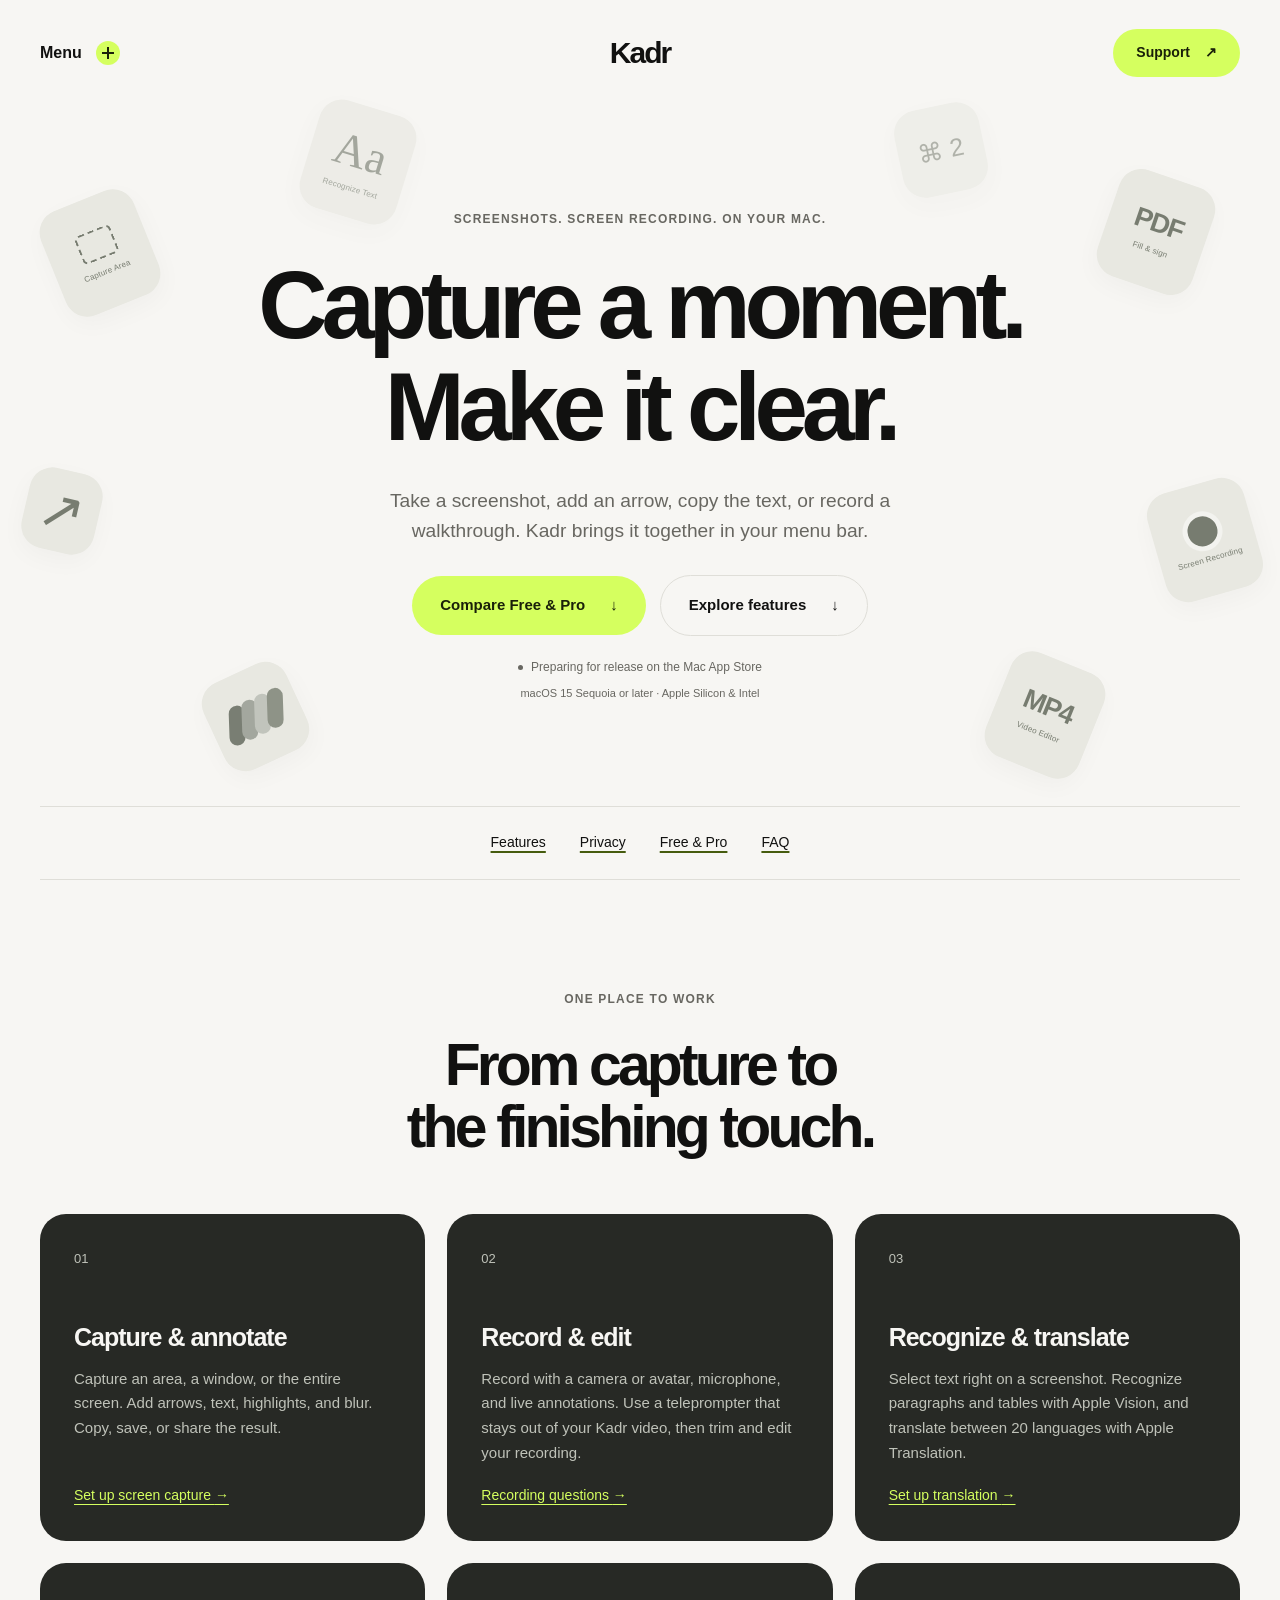
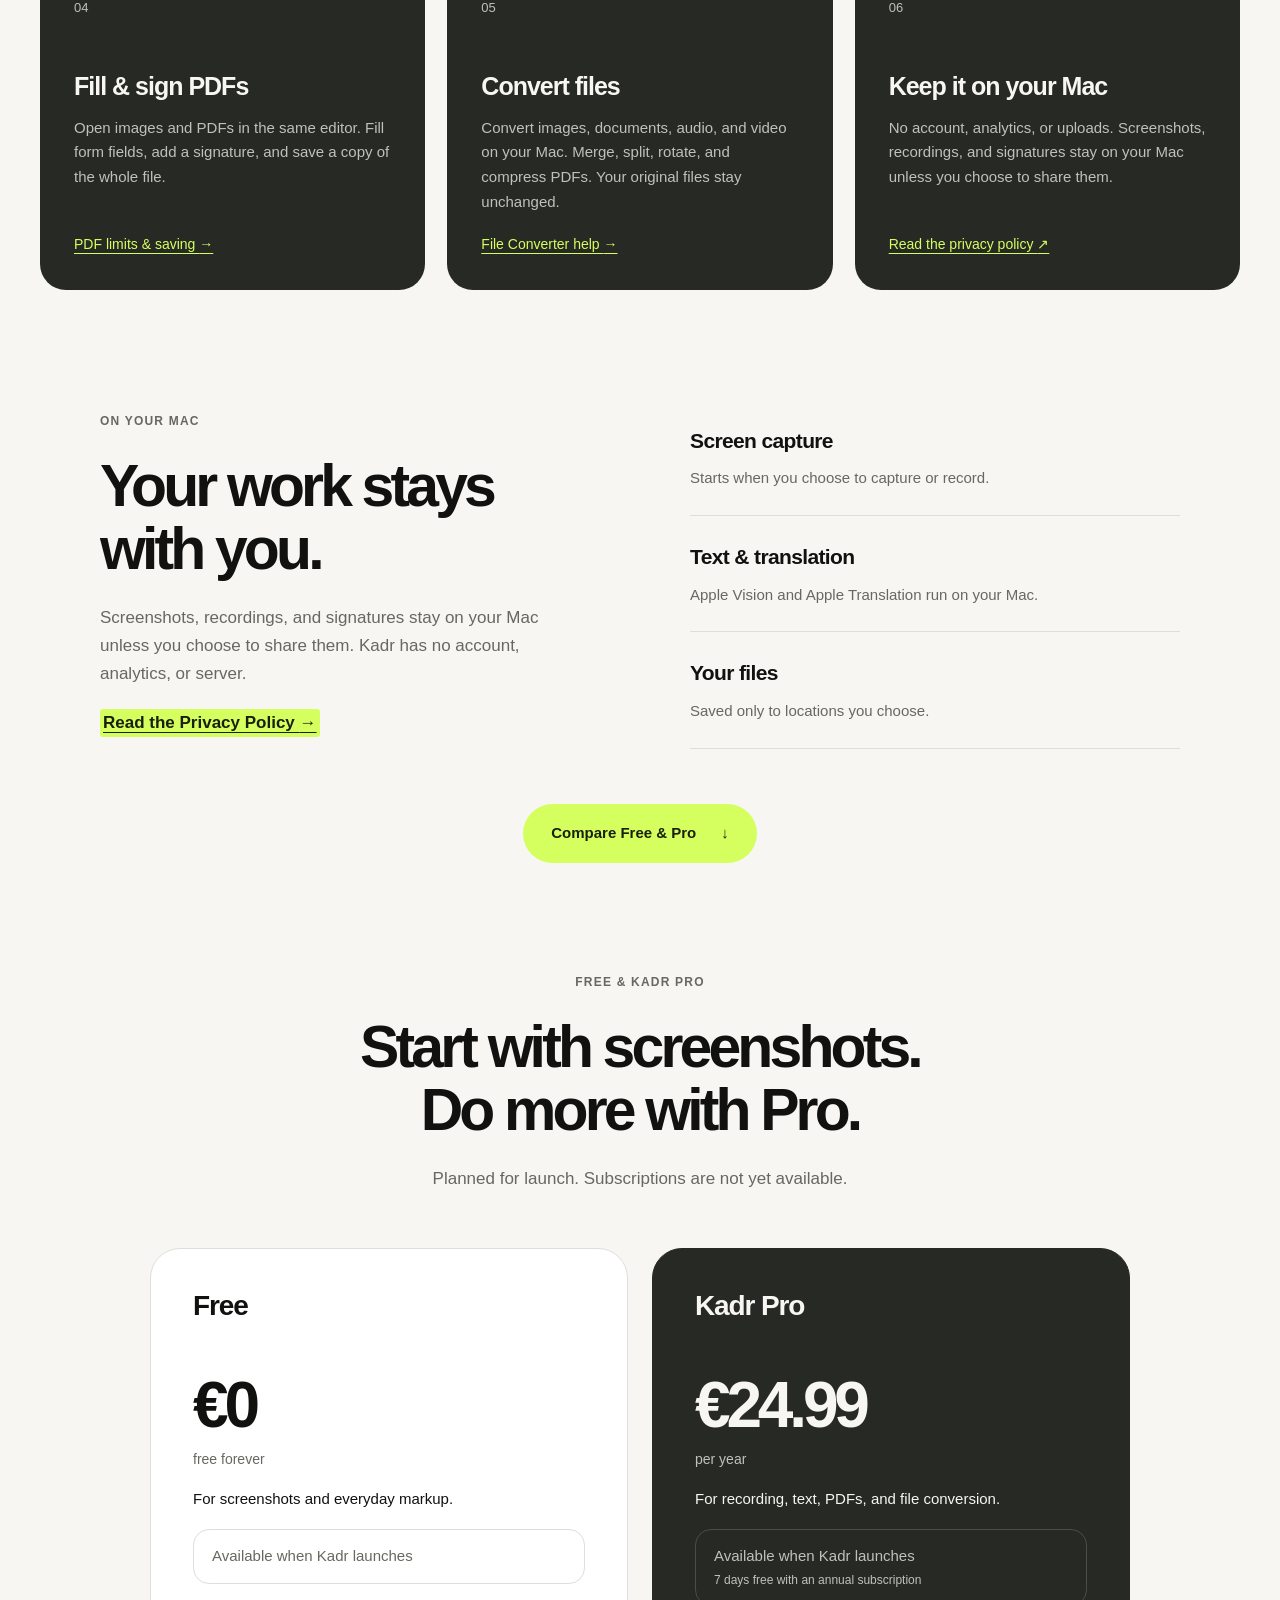
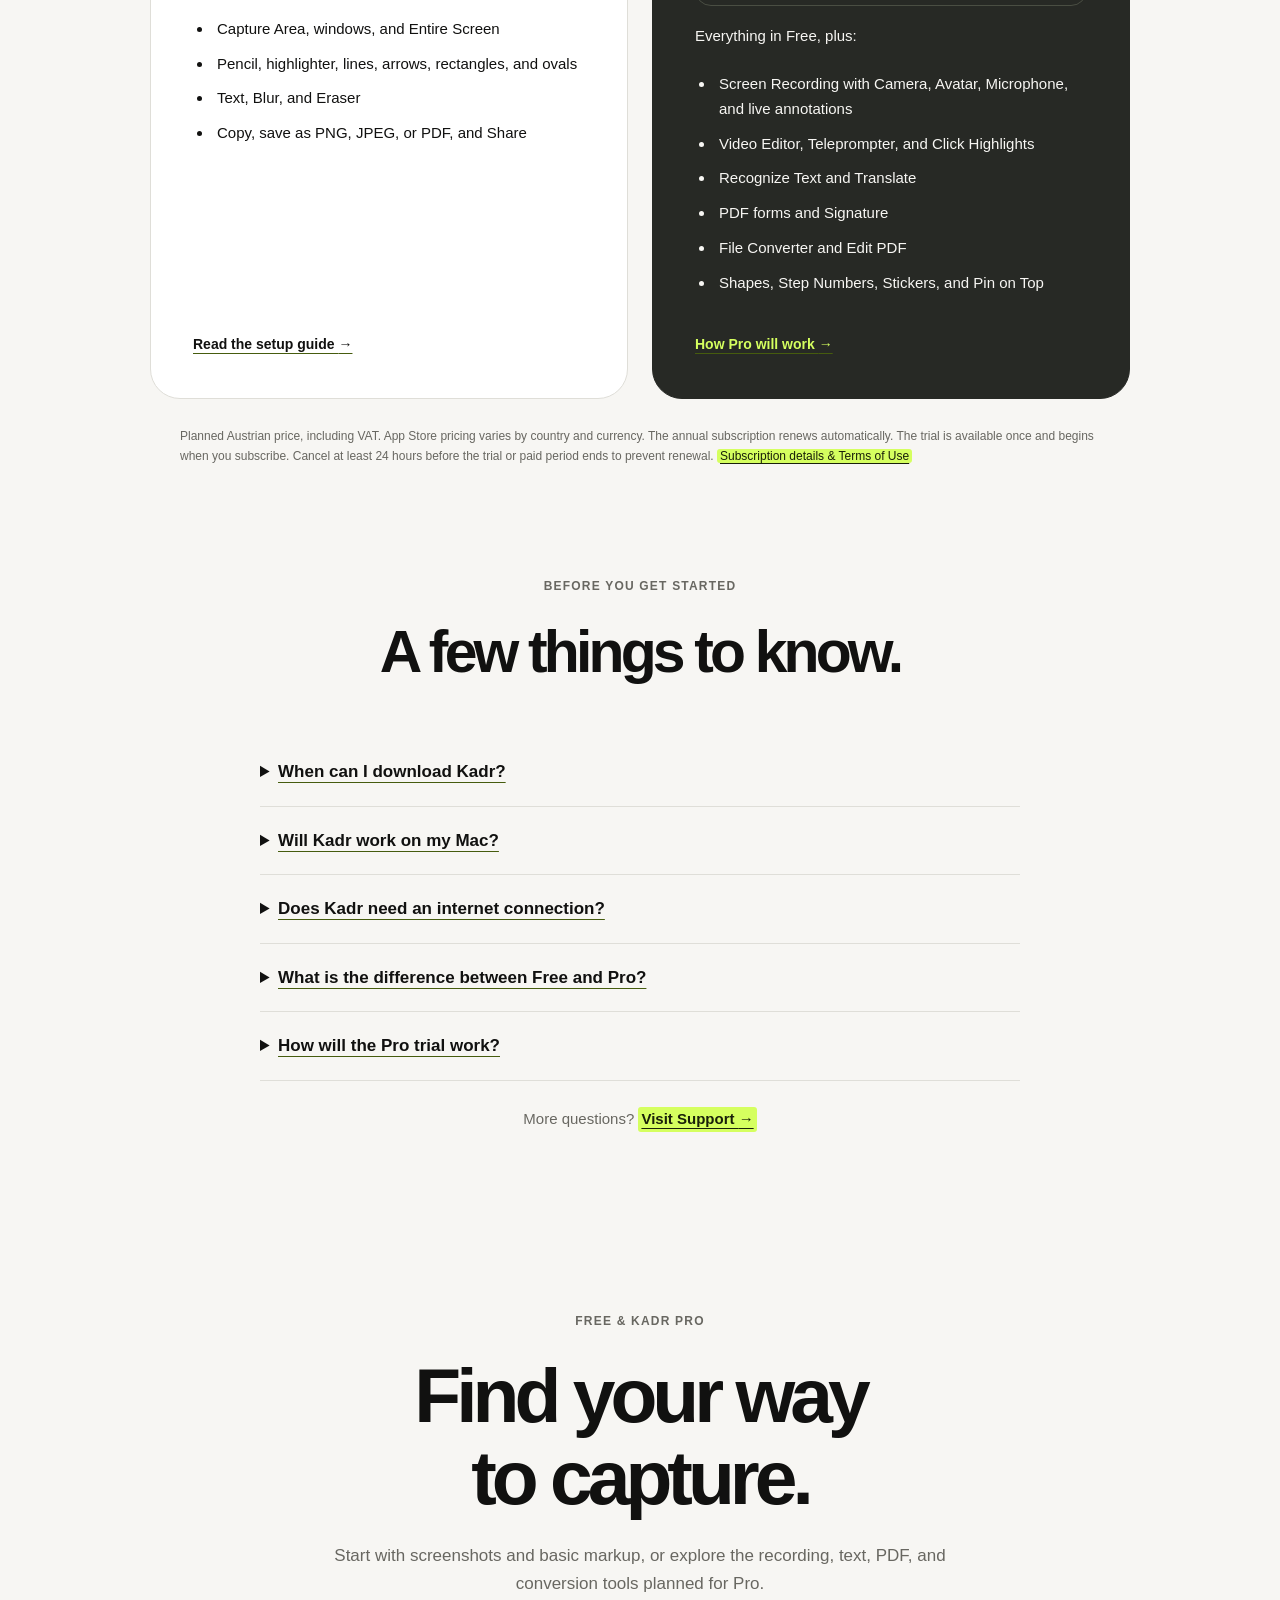
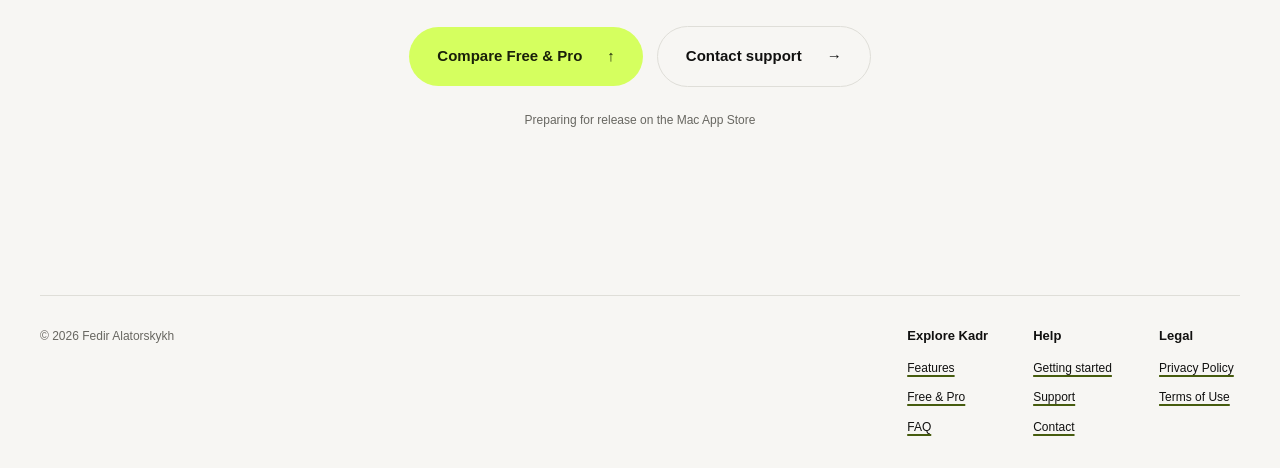
<file: index.html>
<!doctype html>
<html lang="en">
<head>
  <meta charset="utf-8">
  <meta name="viewport" content="width=device-width, initial-scale=1">
  <meta name="color-scheme" content="light dark">
  <meta name="description" content="Capture, annotate, record, recognize text, and work with PDFs on your Mac. Kadr lives in the macOS menu bar.">
  <title>Kadr — Screenshots and screen recording for Mac</title>
  <link rel="icon" type="image/png" sizes="1024x1024" href="kadr-icon-1024.png">
  <link rel="apple-touch-icon" href="kadr-icon-1024.png">
  <link rel="stylesheet" href="style.css">
</head>
<body>
  <a class="skip-link" href="#main">Skip to content</a>
  <header class="site-header wrap">
    <details class="site-menu">
      <summary>Menu <span aria-hidden="true"></span></summary>
      <nav aria-label="Main navigation"><a href="index.html" aria-current="page">Overview</a><a href="support/index.html">Support</a><a href="privacy/index.html">Privacy Policy</a><a href="terms/index.html">Terms of Use</a></nav>
    </details>
    <a class="wordmark" href="index.html" aria-label="Kadr home">Kadr</a>
    <a class="header-link" href="support/index.html">Support <span aria-hidden="true">↗</span></a>
  </header>
  <main id="main" class="wrap" tabindex="-1">
    <section class="hero" aria-labelledby="hero-title">
      <div class="orbit" aria-hidden="true">
        <div class="orbit-card orbit-capture"><span class="capture-glyph"></span><small>Capture Area</small></div>
        <div class="orbit-card orbit-text"><span>Aa</span><small>Recognize Text</small></div>
        <div class="orbit-card orbit-pdf"><span>PDF</span><small>Fill &amp; sign</small></div>
        <div class="orbit-card orbit-arrow"><span>↗</span></div>
        <div class="orbit-card orbit-video"><span class="record-glyph"></span><small>Screen Recording</small></div>
        <div class="orbit-card orbit-colors"><i></i><i></i><i></i><i></i></div>
        <div class="orbit-card orbit-keys"><span>⌘ 2</span></div>
        <div class="orbit-card orbit-mp4"><span>MP4</span><small>Video Editor</small></div>
      </div>
      <div class="hero-content">
      <p class="eyebrow">Screenshots. Screen recording. On your Mac.</p>
      <h1 id="hero-title">Capture a moment.<br><span>Make it clear.</span></h1>
      <p class="intro">Take a screenshot, add an arrow, copy the text, or record a walkthrough. Kadr brings it together in your menu bar.</p>
      <div class="action-row">
        <a class="button" href="#plans-title">Compare Free &amp; Pro <span aria-hidden="true">↓</span></a>
        <a class="button button-secondary" href="#features-title">Explore features <span aria-hidden="true">↓</span></a>
      </div>
      <p class="release-note"><span class="status-dot" aria-hidden="true"></span>Preparing for release on the Mac App Store</p>
      <p class="requirements">macOS 15 Sequoia or later · Apple Silicon &amp; Intel</p>
      </div>
    </section>


    <nav class="section-nav" aria-label="On this page">
      <a href="#features-title">Features</a><a href="#privacy-title">Privacy</a><a href="#plans-title">Free &amp; Pro</a><a href="#faq-title">FAQ</a>
    </nav>

    <section class="section" aria-labelledby="features-title">
      <div class="section-heading"><p class="eyebrow">One place to work</p><h2 id="features-title">From capture to the finishing touch.</h2></div>
      <div class="feature-grid">
        <article><span class="feature-number" aria-hidden="true">01</span><h3>Capture &amp; annotate</h3><p>Capture an area, a window, or the entire screen. Add arrows, text, highlights, and blur. Copy, save, or share the result.</p><a href="support/index.html#getting-started">Set up screen capture <span aria-hidden="true">→</span></a></article>
        <article><span class="feature-number" aria-hidden="true">02</span><h3>Record &amp; edit</h3><p>Record with a camera or avatar, microphone, and live annotations. Use a teleprompter that stays out of your Kadr video, then trim and edit your recording.</p><a href="support/index.html#recording">Recording questions <span aria-hidden="true">→</span></a></article>
        <article><span class="feature-number" aria-hidden="true">03</span><h3>Recognize &amp; translate</h3><p>Select text right on a screenshot. Recognize paragraphs and tables with Apple Vision, and translate between 20 languages with Apple Translation.</p><a href="support/index.html#translation">Set up translation <span aria-hidden="true">→</span></a></article>
        <article><span class="feature-number" aria-hidden="true">04</span><h3>Fill &amp; sign PDFs</h3><p>Open images and PDFs in the same editor. Fill form fields, add a signature, and save a copy of the whole file.</p><a href="support/index.html#pdf-saving">PDF limits &amp; saving <span aria-hidden="true">→</span></a></article>
        <article><span class="feature-number" aria-hidden="true">05</span><h3>Convert files</h3><p>Convert images, documents, audio, and video on your Mac. Merge, split, rotate, and compress PDFs. Your original files stay unchanged.</p><a href="support/index.html#file-converter">File Converter help <span aria-hidden="true">→</span></a></article>
        <article><span class="feature-number" aria-hidden="true">06</span><h3>Keep it on your Mac</h3><p>No account, analytics, or uploads. Screenshots, recordings, and signatures stay on your Mac unless you choose to share them.</p><a href="privacy/index.html">Read the privacy policy <span aria-hidden="true">↗</span></a></article>
      </div>
    </section>

    <section class="privacy-story section" aria-labelledby="privacy-title">
      <div><p class="eyebrow">On your Mac</p><h2 id="privacy-title">Your work stays<br>with you.</h2><p>Screenshots, recordings, and signatures stay on your Mac unless you choose to share them. Kadr has no account, analytics, or server.</p><a class="text-link" href="privacy/index.html">Read the Privacy Policy <span aria-hidden="true">→</span></a></div>
      <dl class="privacy-facts"><div><dt>Screen capture</dt><dd>Starts when you choose to capture or record.</dd></div><div><dt>Text &amp; translation</dt><dd>Apple Vision and Apple Translation run on your Mac.</dd></div><div><dt>Your files</dt><dd>Saved only to locations you choose.</dd></div></dl>
    </section>

    <div class="section-action"><a class="button" href="#plans-title">Compare Free &amp; Pro <span aria-hidden="true">↓</span></a></div>

    <section class="section" aria-labelledby="plans-title">
      <div class="section-heading"><p class="eyebrow">Free &amp; Kadr Pro</p><h2 id="plans-title">Start with screenshots.<br>Do more with Pro.</h2><p>Planned for launch. Subscriptions are not yet available.</p></div>
      <div class="plans">
        <article class="plan"><h3>Free</h3><p class="price">€0 <span>free forever</span></p><p>For screenshots and everyday markup.</p><p class="plan-status">Available when Kadr launches</p><ul><li>Capture Area, windows, and Entire Screen</li><li>Pencil, highlighter, lines, arrows, rectangles, and ovals</li><li>Text, Blur, and Eraser</li><li>Copy, save as PNG, JPEG, or PDF, and Share</li></ul><a class="plan-link" href="support/index.html#getting-started">Read the setup guide <span aria-hidden="true">→</span></a></article>
        <article class="plan pro"><h3>Kadr Pro</h3><p class="price">€24.99 <span>per year</span></p><p>For recording, text, PDFs, and file conversion.</p><p class="plan-status">Available when Kadr launches<br><span>7 days free with an annual subscription</span></p><p class="list-label">Everything in Free, plus:</p><ul><li>Screen Recording with Camera, Avatar, Microphone, and live annotations</li><li>Video Editor, Teleprompter, and Click Highlights</li><li>Recognize Text and Translate</li><li>PDF forms and Signature</li><li>File Converter and Edit PDF</li><li>Shapes, Step Numbers, Stickers, and Pin on Top</li></ul><a class="plan-link" href="support/index.html#subscriptions">How Pro will work <span aria-hidden="true">→</span></a></article>
      </div>
      <p class="fine-print">Planned Austrian price, including VAT. App Store pricing varies by country and currency. The annual subscription renews automatically. The trial is available once and begins when you subscribe. Cancel at least 24 hours before the trial or paid period ends to prevent renewal. <a href="terms/index.html">Subscription details &amp; Terms of Use</a></p>
    </section>

    <section class="section home-faq" aria-labelledby="faq-title">
      <div class="section-heading"><p class="eyebrow">Before you get started</p><h2 id="faq-title">A few things to know.</h2></div>
      <div class="document">
        <details><summary>When can I download Kadr?</summary><p>Kadr is preparing for release on the Mac App Store. It is not yet available to download.</p></details>
        <details><summary>Will Kadr work on my Mac?</summary><p>Kadr requires macOS 15 Sequoia or later and supports both Apple Silicon and Intel Macs.</p></details>
        <details><summary>Does Kadr need an internet connection?</summary><p>Kadr works on your Mac without an internet connection. macOS needs a connection to download translation languages and to make an App Store purchase.</p></details>
        <details><summary>What is the difference between Free and Pro?</summary><p>The planned Free option includes screenshots and basic annotations. Kadr Pro adds recording and video editing, text recognition and translation, PDF forms and signatures, and file conversion. <a href="#plans-title">Compare the planned options</a>.</p></details>
        <details><summary>How will the Pro trial work?</summary><p>The planned annual subscription includes a one-time 7-day free trial, starting when you subscribe. Cancel at least 24 hours before the trial ends to prevent the paid annual subscription from starting. <a href="terms/index.html">Read the subscription terms</a>.</p></details>
      </div>
      <p class="faq-support">More questions? <a class="text-link" href="support/index.html">Visit Support <span aria-hidden="true">→</span></a></p>
    </section>

    <section class="closing" aria-labelledby="closing-title"><p class="eyebrow">Free &amp; Kadr Pro</p><h2 id="closing-title">Find your way<br>to capture.</h2><p>Start with screenshots and basic markup, or explore the recording, text, PDF, and conversion tools planned for Pro.</p><div class="action-row"><a class="button" href="#plans-title">Compare Free &amp; Pro <span aria-hidden="true">↑</span></a><a class="button button-secondary" href="support/index.html#contact">Contact support <span aria-hidden="true">→</span></a></div><p class="closing-status">Preparing for release on the Mac App Store</p></section>
  </main>
  <footer class="site-footer wrap">
    <p>© 2026 Fedir Alatorskykh</p>
    <nav class="footer-links" aria-label="Footer navigation">
      <div><h2>Explore Kadr</h2><a href="index.html#features-title">Features</a><a href="index.html#plans-title">Free &amp; Pro</a><a href="index.html#faq-title">FAQ</a></div>
      <div><h2>Help</h2><a href="support/index.html#getting-started">Getting started</a><a href="support/index.html">Support</a><a href="support/index.html#contact">Contact</a></div>
      <div><h2>Legal</h2><a href="privacy/index.html">Privacy Policy</a><a href="terms/index.html">Terms of Use</a></div>
    </nav>
  </footer>
</body>
</html>
</file>
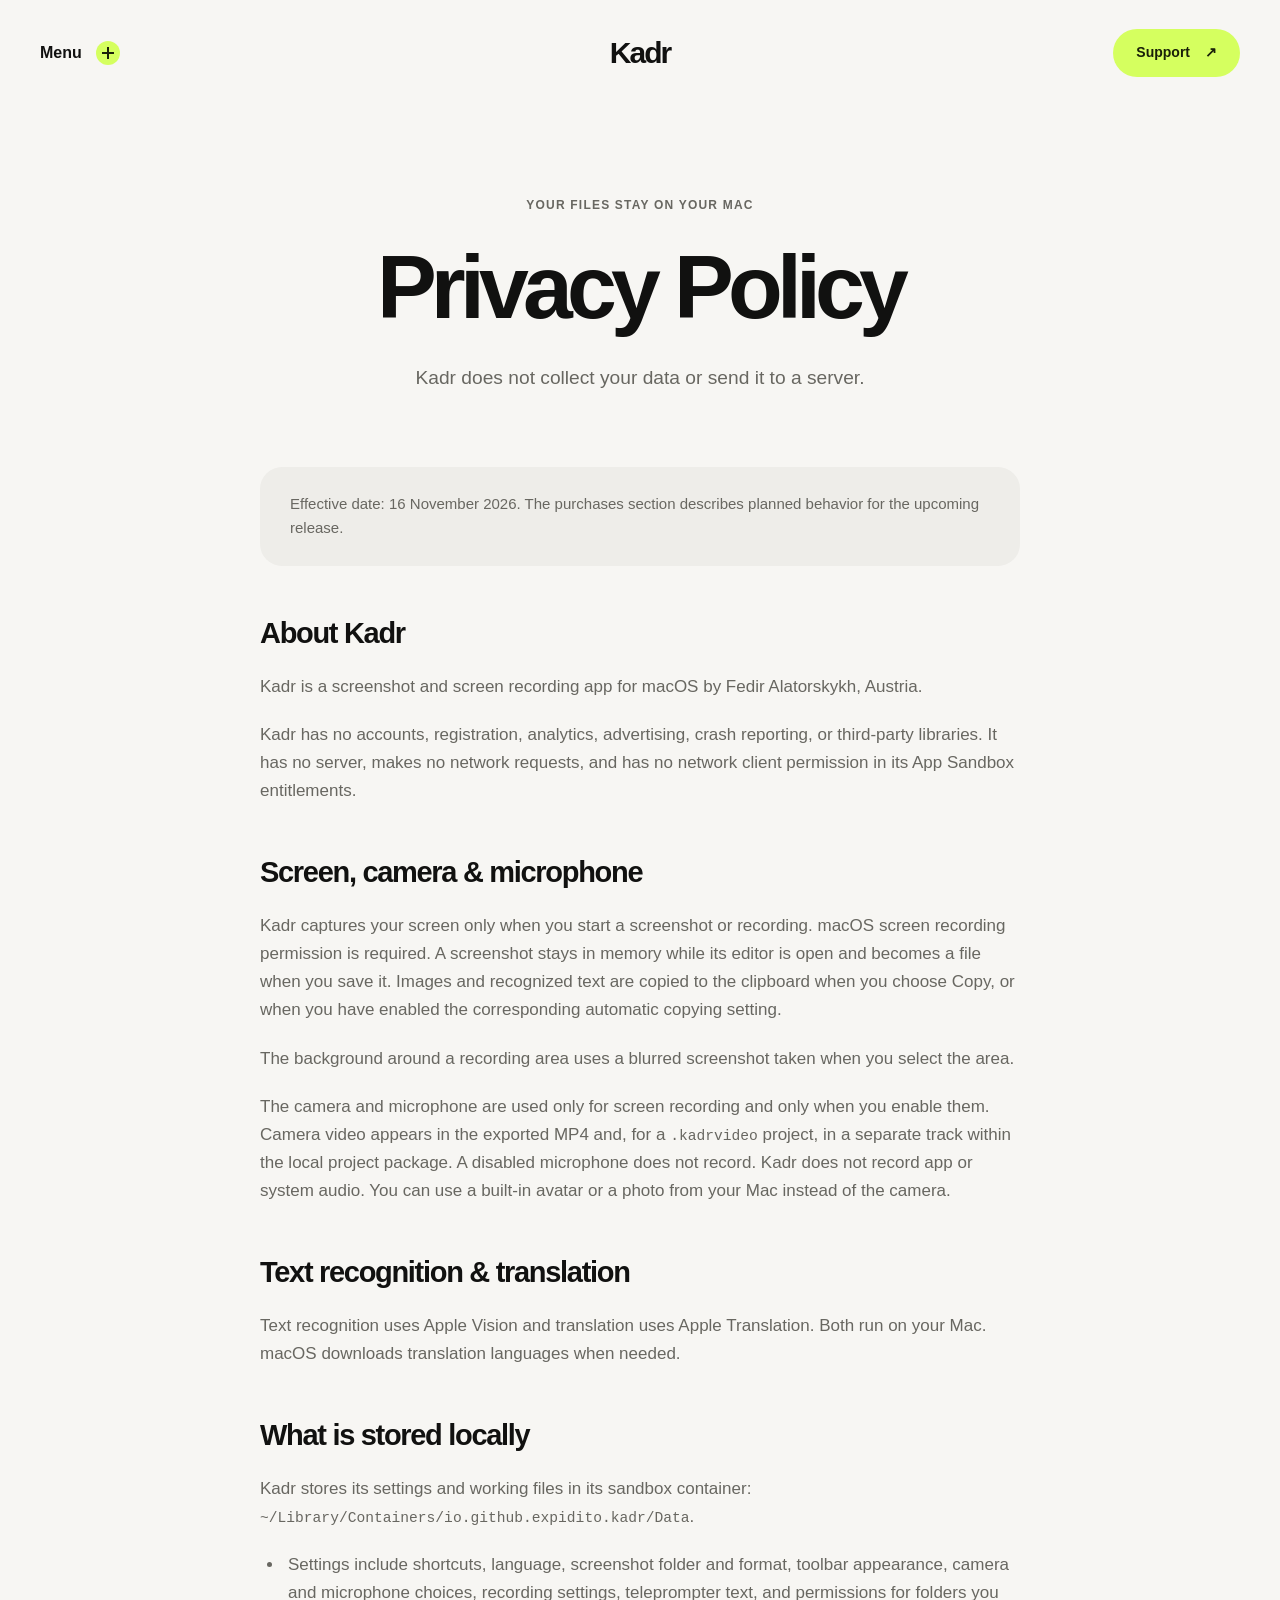
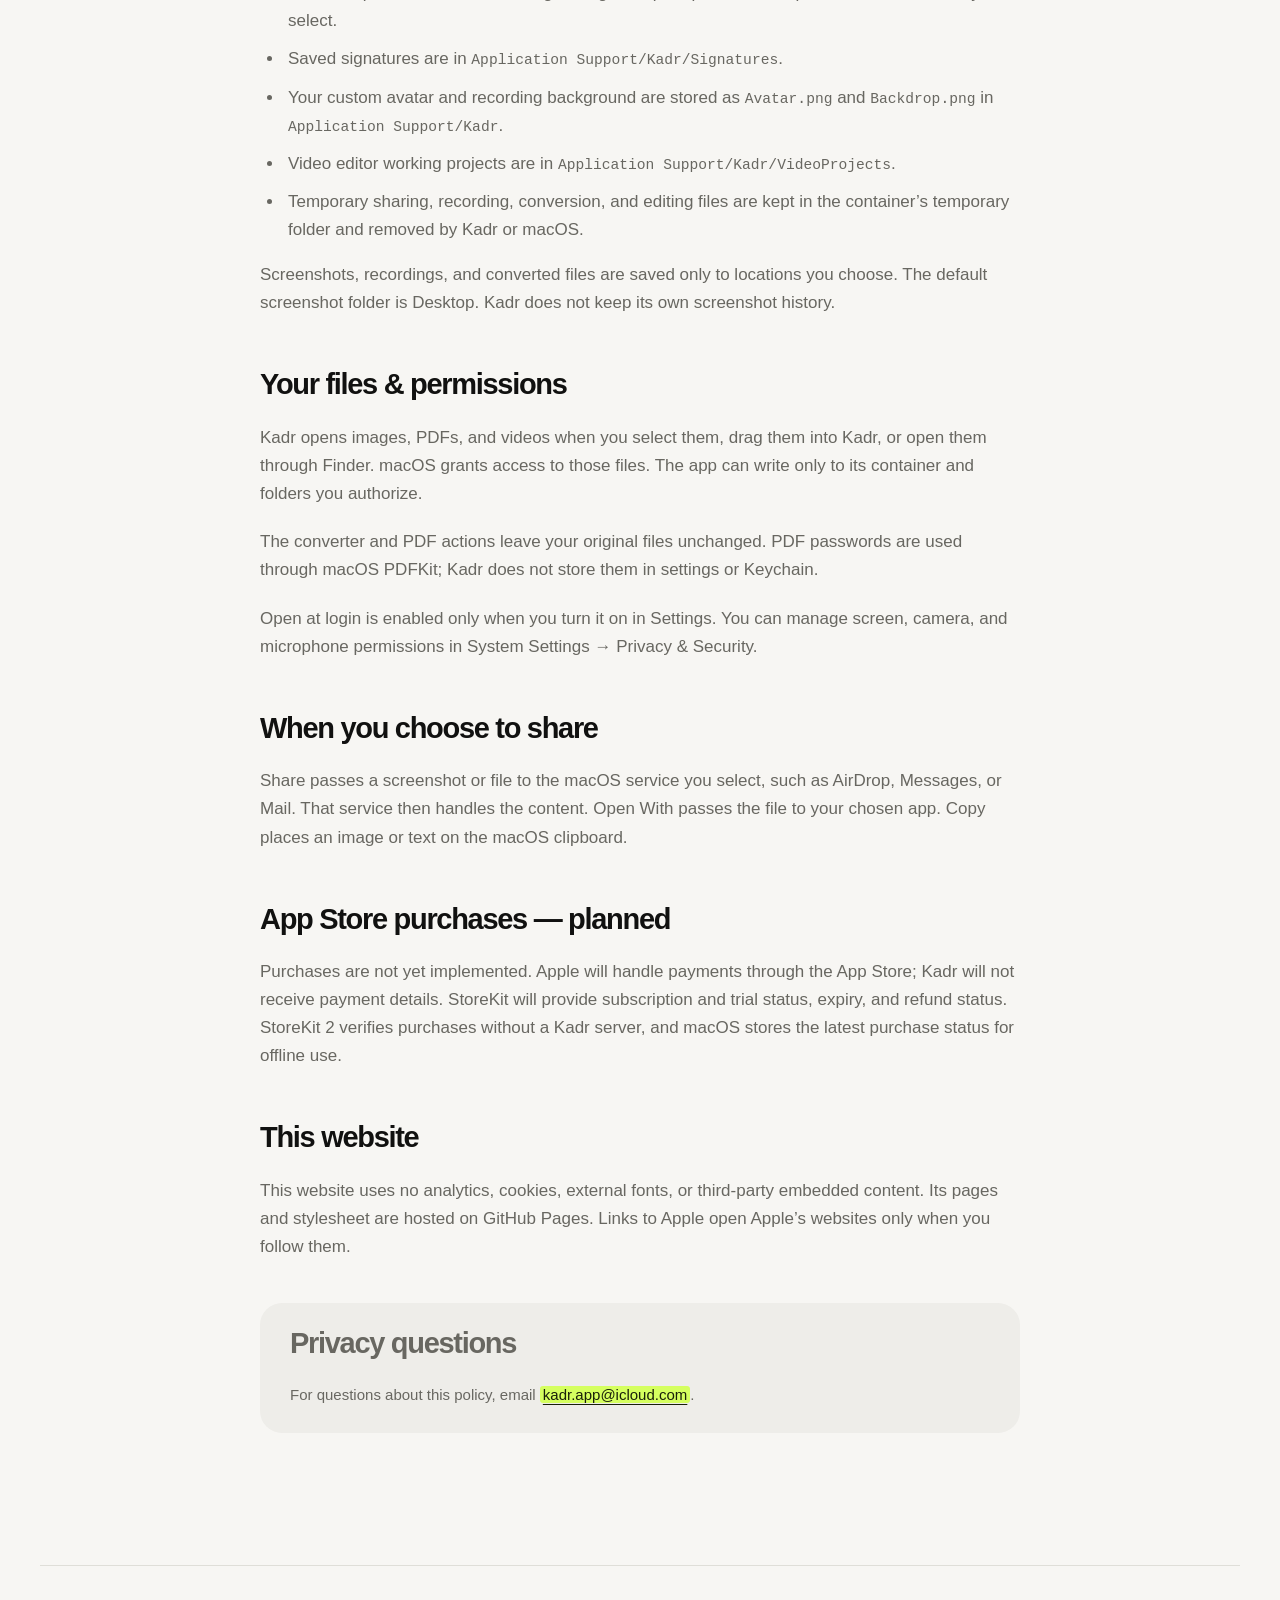
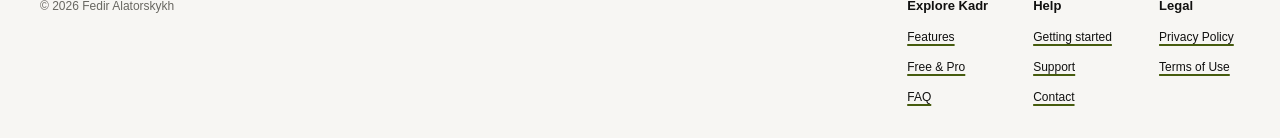
<file: privacy/index.html>
<!doctype html>
<html lang="en">
<head>
  <meta charset="utf-8">
  <meta name="viewport" content="width=device-width, initial-scale=1">
  <meta name="color-scheme" content="light dark">
  <meta name="description" content="How Kadr handles screenshots, recordings, files, permissions, and planned App Store purchases.">
  <title>Privacy Policy — Kadr</title>
  <link rel="icon" type="image/png" sizes="1024x1024" href="../kadr-icon-1024.png">
  <link rel="apple-touch-icon" href="../kadr-icon-1024.png">
  <link rel="stylesheet" href="../style.css">
</head>
<body>
  <a class="skip-link" href="#main">Skip to content</a>
  <header class="site-header wrap">
    <details class="site-menu">
      <summary>Menu <span aria-hidden="true"></span></summary>
      <nav aria-label="Main navigation"><a href="../index.html">Overview</a><a href="../support/index.html">Support</a><a href="../privacy/index.html" aria-current="page">Privacy Policy</a><a href="../terms/index.html">Terms of Use</a></nav>
    </details>
    <a class="wordmark" href="../index.html" aria-label="Kadr home">Kadr</a>
    <a class="header-link" href="../support/index.html">Support <span aria-hidden="true">↗</span></a>
  </header>
  <main id="main" class="wrap" tabindex="-1">
    <div class="page-heading"><p class="eyebrow">Your files stay on your Mac</p><h1>Privacy Policy</h1><p class="intro">Kadr does not collect your data or send it to a server.</p></div>
    <div class="document">
      <p class="note">Effective date: 16 November 2026. The purchases section describes planned behavior for the upcoming release.</p>
      <section><h2>About Kadr</h2><p>Kadr is a screenshot and screen recording app for macOS by Fedir Alatorskykh, Austria.</p><p>Kadr has no accounts, registration, analytics, advertising, crash reporting, or third-party libraries. It has no server, makes no network requests, and has no network client permission in its App Sandbox entitlements.</p></section>
      <section><h2>Screen, camera &amp; microphone</h2><p>Kadr captures your screen only when you start a screenshot or recording. macOS screen recording permission is required. A screenshot stays in memory while its editor is open and becomes a file when you save it. Images and recognized text are copied to the clipboard when you choose Copy, or when you have enabled the corresponding automatic copying setting.</p><p>The background around a recording area uses a blurred screenshot taken when you select the area.</p><p>The camera and microphone are used only for screen recording and only when you enable them. Camera video appears in the exported MP4 and, for a <code>.kadrvideo</code> project, in a separate track within the local project package. A disabled microphone does not record. Kadr does not record app or system audio. You can use a built-in avatar or a photo from your Mac instead of the camera.</p></section>
      <section><h2>Text recognition &amp; translation</h2><p>Text recognition uses Apple Vision and translation uses Apple Translation. Both run on your Mac. macOS downloads translation languages when needed.</p></section>
      <section><h2>What is stored locally</h2><p>Kadr stores its settings and working files in its sandbox container: <code>~/Library/Containers/io.github.expidito.kadr/Data</code>.</p><ul><li>Settings include shortcuts, language, screenshot folder and format, toolbar appearance, camera and microphone choices, recording settings, teleprompter text, and permissions for folders you select.</li><li>Saved signatures are in <code>Application Support/Kadr/Signatures</code>.</li><li>Your custom avatar and recording background are stored as <code>Avatar.png</code> and <code>Backdrop.png</code> in <code>Application Support/Kadr</code>.</li><li>Video editor working projects are in <code>Application Support/Kadr/VideoProjects</code>.</li><li>Temporary sharing, recording, conversion, and editing files are kept in the container’s temporary folder and removed by Kadr or macOS.</li></ul><p>Screenshots, recordings, and converted files are saved only to locations you choose. The default screenshot folder is Desktop. Kadr does not keep its own screenshot history.</p></section>
      <section><h2>Your files &amp; permissions</h2><p>Kadr opens images, PDFs, and videos when you select them, drag them into Kadr, or open them through Finder. macOS grants access to those files. The app can write only to its container and folders you authorize.</p><p>The converter and PDF actions leave your original files unchanged. PDF passwords are used through macOS PDFKit; Kadr does not store them in settings or Keychain.</p><p>Open at login is enabled only when you turn it on in Settings. You can manage screen, camera, and microphone permissions in System Settings → Privacy &amp; Security.</p></section>
      <section><h2>When you choose to share</h2><p>Share passes a screenshot or file to the macOS service you select, such as AirDrop, Messages, or Mail. That service then handles the content. Open With passes the file to your chosen app. Copy places an image or text on the macOS clipboard.</p></section>
      <section><h2>App Store purchases — planned</h2><p>Purchases are not yet implemented. Apple will handle payments through the App Store; Kadr will not receive payment details. StoreKit will provide subscription and trial status, expiry, and refund status. StoreKit 2 verifies purchases without a Kadr server, and macOS stores the latest purchase status for offline use.</p></section>
      <section><h2>This website</h2><p>This website uses no analytics, cookies, external fonts, or third-party embedded content. Its pages and stylesheet are hosted on GitHub Pages. Links to Apple open Apple’s websites only when you follow them.</p></section>
      <section class="note"><h2>Privacy questions</h2><p>For questions about this policy, email <a href="mailto:kadr.app@icloud.com">kadr.app@icloud.com</a>.</p></section>
    </div>
  </main>
  <footer class="site-footer wrap">
    <p>© 2026 Fedir Alatorskykh</p>
    <nav class="footer-links" aria-label="Footer navigation">
      <div><h2>Explore Kadr</h2><a href="../index.html#features-title">Features</a><a href="../index.html#plans-title">Free &amp; Pro</a><a href="../index.html#faq-title">FAQ</a></div>
      <div><h2>Help</h2><a href="../support/index.html#getting-started">Getting started</a><a href="../support/index.html">Support</a><a href="../support/index.html#contact">Contact</a></div>
      <div><h2>Legal</h2><a href="../privacy/index.html">Privacy Policy</a><a href="../terms/index.html">Terms of Use</a></div>
    </nav>
  </footer>
</body>
</html>
</file>
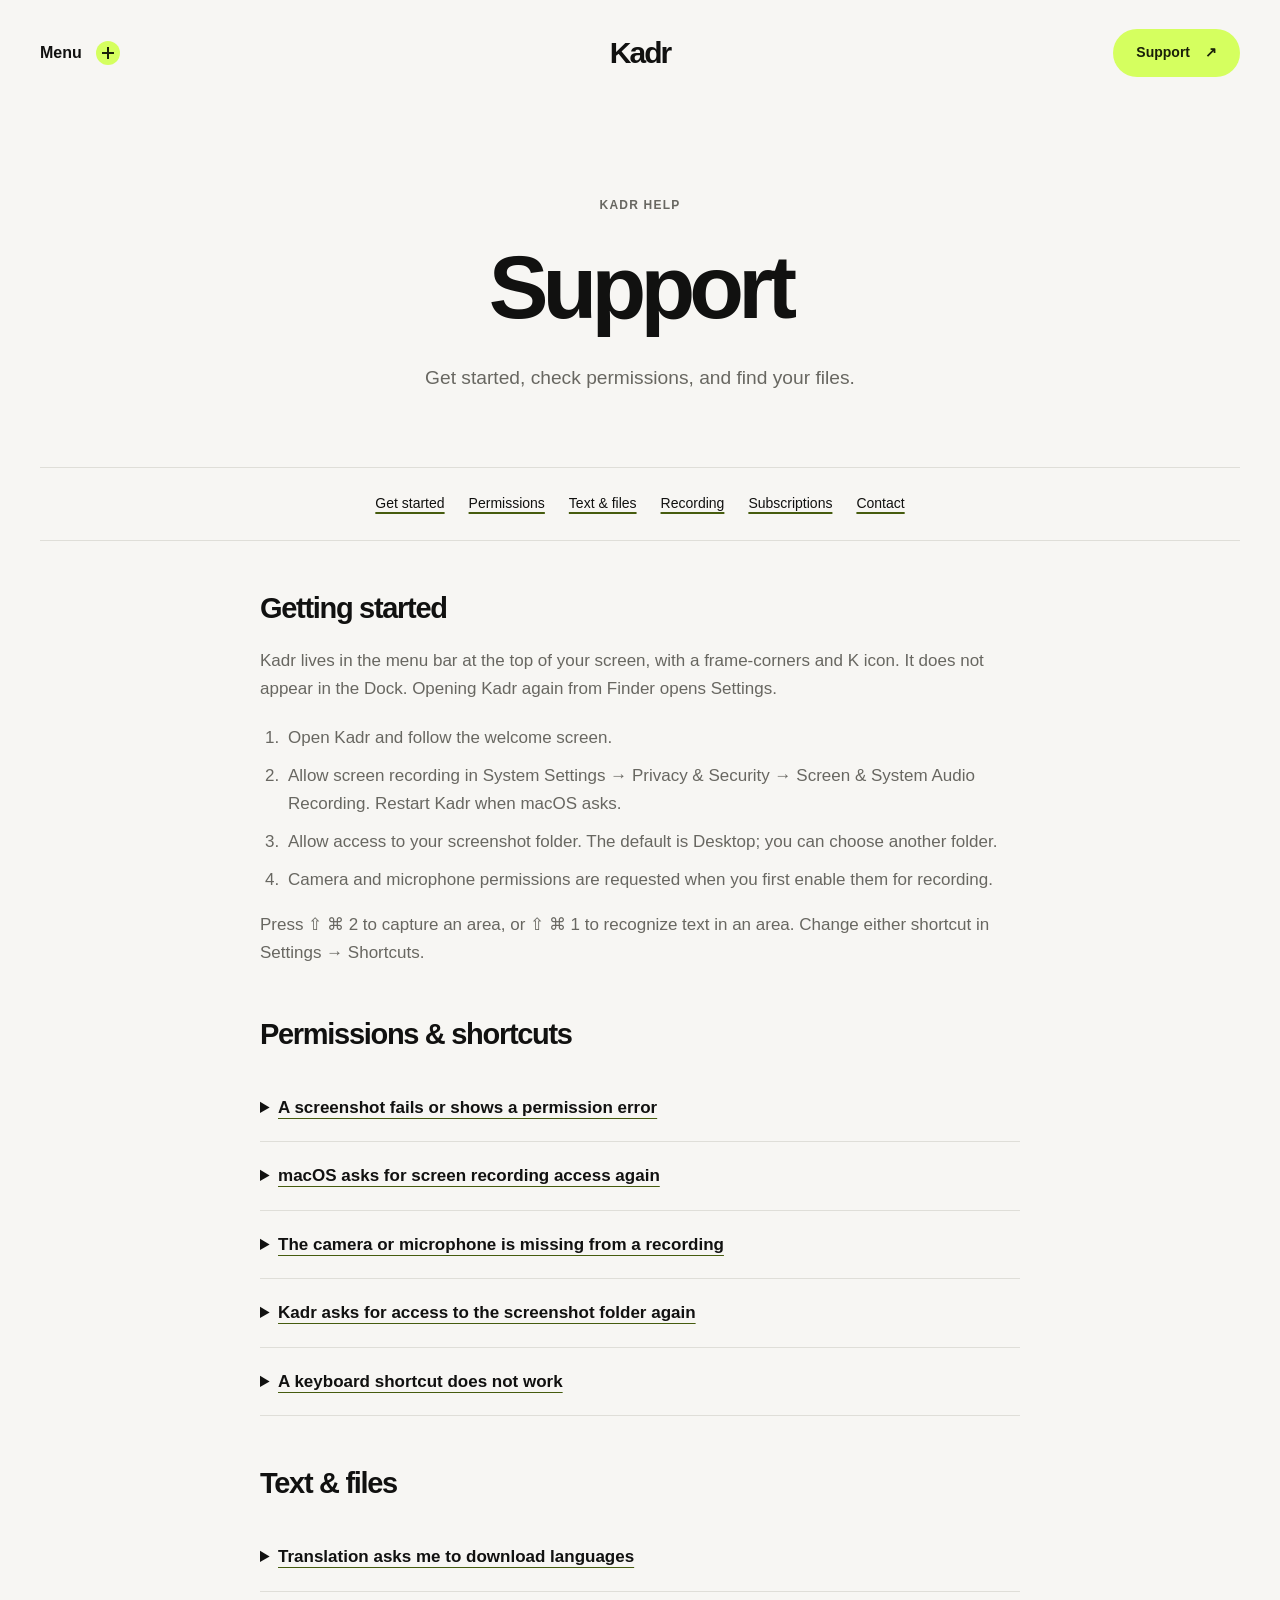
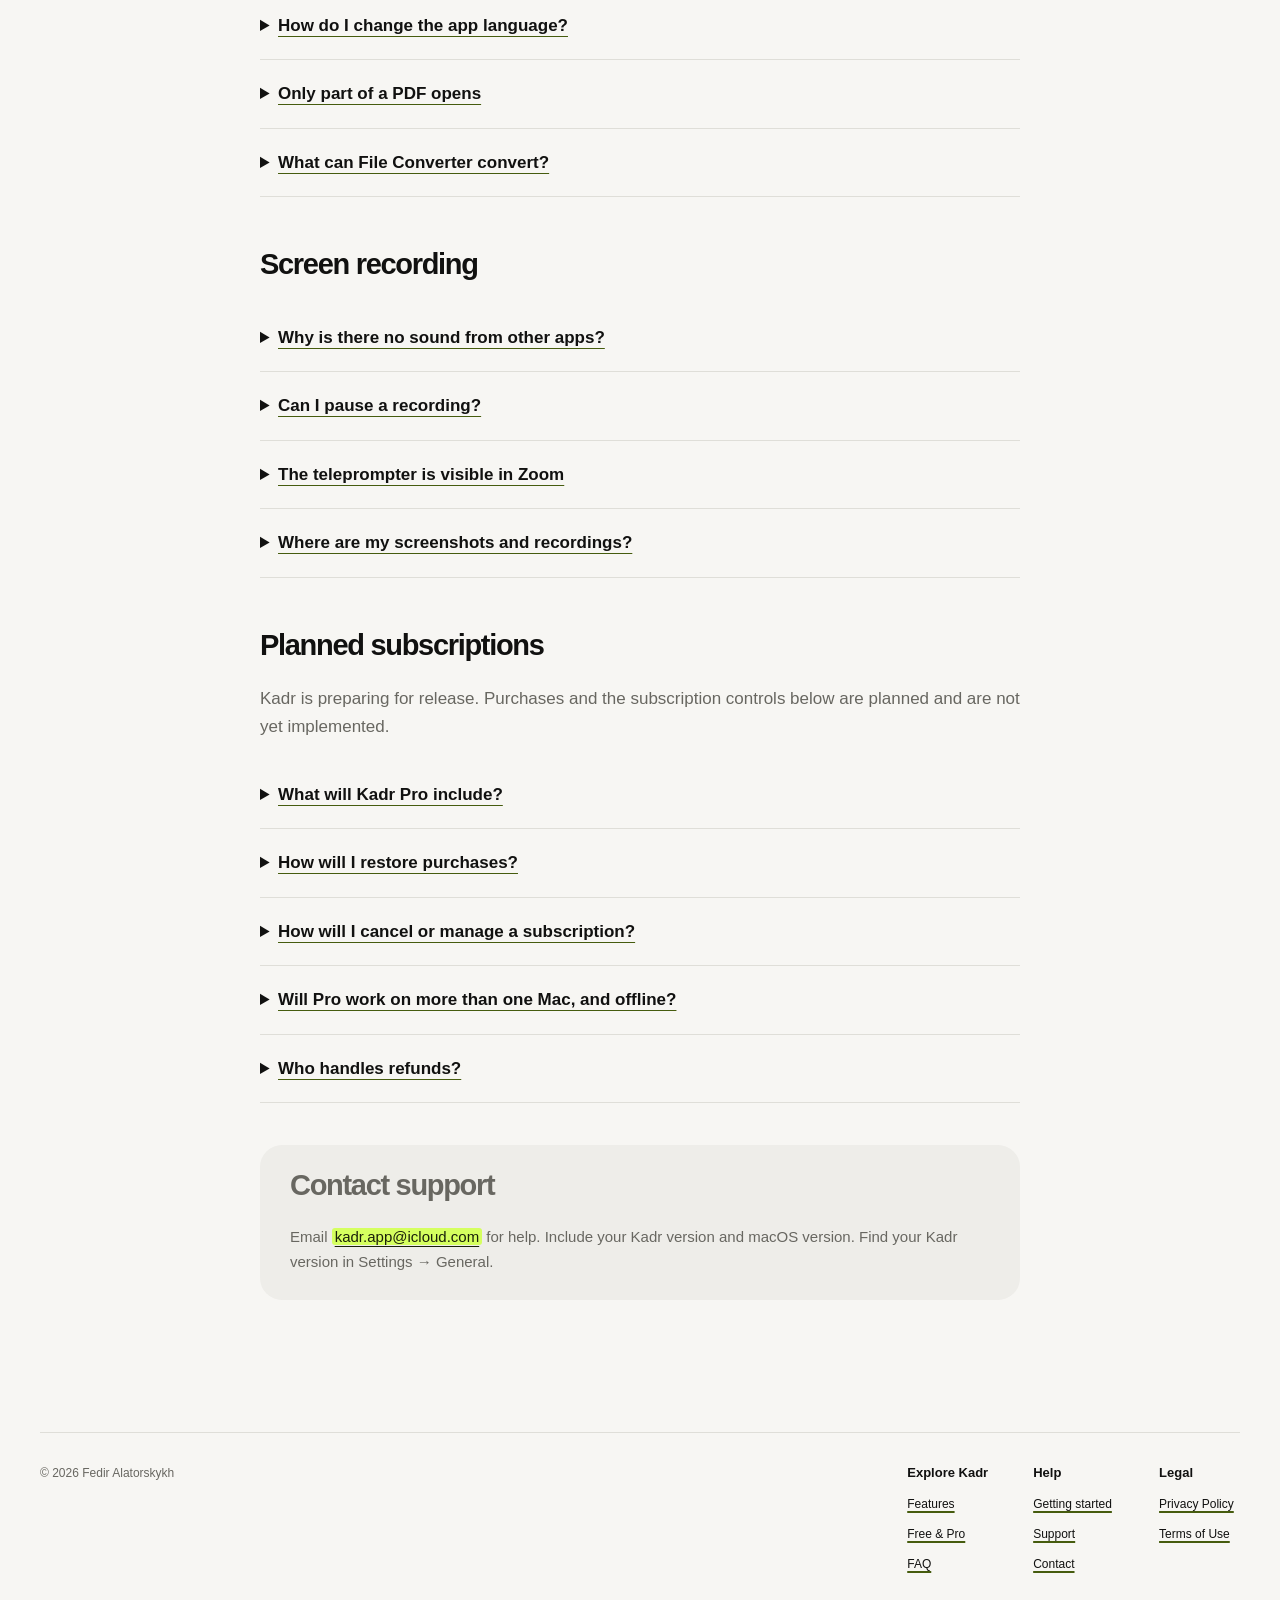
<file: support/index.html>
<!doctype html>
<html lang="en">
<head>
  <meta charset="utf-8">
  <meta name="viewport" content="width=device-width, initial-scale=1">
  <meta name="color-scheme" content="light dark">
  <meta name="description" content="Get started with Kadr and find help with permissions, screenshots, screen recording, PDFs, and planned subscriptions.">
  <title>Support — Kadr</title>
  <link rel="icon" type="image/png" sizes="1024x1024" href="../kadr-icon-1024.png">
  <link rel="apple-touch-icon" href="../kadr-icon-1024.png">
  <link rel="stylesheet" href="../style.css">
</head>
<body>
  <a class="skip-link" href="#main">Skip to content</a>
  <header class="site-header wrap">
    <details class="site-menu">
      <summary>Menu <span aria-hidden="true"></span></summary>
      <nav aria-label="Main navigation"><a href="../index.html">Overview</a><a href="../support/index.html" aria-current="page">Support</a><a href="../privacy/index.html">Privacy Policy</a><a href="../terms/index.html">Terms of Use</a></nav>
    </details>
    <a class="wordmark" href="../index.html" aria-label="Kadr home">Kadr</a>
    <a class="header-link" href="../support/index.html">Support <span aria-hidden="true">↗</span></a>
  </header>
  <main id="main" class="wrap" tabindex="-1">
    <div class="page-heading"><p class="eyebrow">Kadr help</p><h1>Support</h1><p class="intro">Get started, check permissions, and find your files.</p></div>
    <nav class="section-nav support-topics" aria-label="Support topics"><a href="#getting-started">Get started</a><a href="#permissions">Permissions</a><a href="#text-and-files">Text &amp; files</a><a href="#recording">Recording</a><a href="#subscriptions">Subscriptions</a><a href="#contact">Contact</a></nav>
    <div class="document">
      <section id="getting-started"><h2>Getting started</h2><p>Kadr lives in the menu bar at the top of your screen, with a frame-corners and K icon. It does not appear in the Dock. Opening Kadr again from Finder opens Settings.</p><ol><li>Open Kadr and follow the welcome screen.</li><li>Allow screen recording in System Settings → Privacy &amp; Security → Screen &amp; System Audio Recording. Restart Kadr when macOS asks.</li><li>Allow access to your screenshot folder. The default is Desktop; you can choose another folder.</li><li>Camera and microphone permissions are requested when you first enable them for recording.</li></ol><p>Press <kbd>⇧ ⌘ 2</kbd> to capture an area, or <kbd>⇧ ⌘ 1</kbd> to recognize text in an area. Change either shortcut in Settings → Shortcuts.</p></section>
      <section id="permissions"><h2>Permissions &amp; shortcuts</h2>
        <details><summary>A screenshot fails or shows a permission error</summary><p>Turn Kadr off and on again in System Settings → Privacy &amp; Security → Screen &amp; System Audio Recording, then restart Kadr.</p></details>
        <details><summary>macOS asks for screen recording access again</summary><p>macOS 15 and later periodically asks you to confirm screen access. Allow it again to continue using Kadr.</p></details>
        <details><summary>The camera or microphone is missing from a recording</summary><p>Enable Kadr in System Settings → Privacy &amp; Security → Camera or Microphone. You can check permission status in Kadr Settings → Recording.</p></details>
        <details><summary>Kadr asks for access to the screenshot folder again</summary><p>Folder access may be lost if you move or rename the folder. Allow access again, or choose a folder in Settings → Screenshot. If you do not grant access when saving a screenshot, the annotated image stays open. If a recording cannot be saved to the folder, Kadr offers Save As.</p></details>
        <details><summary>A keyboard shortcut does not work</summary><p>Another app may already use it. Choose a different shortcut in Kadr Settings → Shortcuts. To use a macOS screenshot shortcut such as Shift–Command–4, first disable it in System Settings → Keyboard → Keyboard Shortcuts.</p></details>
      </section>
      <section id="text-and-files"><h2>Text &amp; files</h2>
        <details id="translation"><summary>Translation asks me to download languages</summary><p>macOS needs to download languages before their first use. You can download them ahead of time in System Settings → General → Language &amp; Region → Translation Languages. Recognition and translation then work on your Mac without a network connection.</p></details>
        <details><summary>How do I change the app language?</summary><p>Choose a language in Kadr Settings → General. The app changes immediately. Click Restart Kadr to update macOS Open, Save, Share, and permission dialogs. Kadr supports English, Ukrainian, Russian, German, Spanish, and French.</p></details>
        <details id="pdf-saving"><summary>Only part of a PDF opens</summary><p>Kadr opens the first 15 pages. Saving with Whole File preserves the remaining pages as they were. A page with blur is saved as an image, including its form fields. Inserting a PDF into a screenshot uses only its first page.</p></details>
        <details id="file-converter"><summary>What can File Converter convert?</summary><p>Open File Converter from the Kadr menu or capture toolbar. Convert images, documents, audio, and video on your Mac. PDF actions include merging, splitting, extracting, deleting, rotating, compressing, and password protection. Original files stay unchanged.</p></details>
      </section>
      <section id="recording"><h2>Screen recording</h2>
        <details><summary>Why is there no sound from other apps?</summary><p>Kadr records microphone audio only. It does not record app or system audio.</p></details>
        <details><summary>Can I pause a recording?</summary><p>Recording cannot be paused.</p></details>
        <details><summary>The teleprompter is visible in Zoom</summary><p>The teleprompter is hidden only from Kadr recordings. Other screen-sharing apps, including Zoom, may capture it.</p></details>
        <details><summary>Where are my screenshots and recordings?</summary><p>In your screenshot folder, which defaults to Desktop. Change it in Settings → Screenshot. Recordings are named “Screen Recording” followed by the start date and time. If you save a project in Recording Ready, a <code>.kadrvideo</code> file is saved alongside the video.</p></details>
      </section>
      <section id="subscriptions"><h2>Planned subscriptions</h2><p>Kadr is preparing for release. Purchases and the subscription controls below are planned and are not yet implemented.</p>
        <details><summary>What will Kadr Pro include?</summary><p>An annual subscription for €24.99 in Austria, including VAT, with a one-time 7-day free trial. Pricing elsewhere will be shown in your App Store currency. See the <a href="../index.html#plans-title">Free and Pro plans</a>.</p></details>
        <details><summary>How will I restore purchases?</summary><p>Restore Purchases is planned for the Kadr Pro purchase window and Settings → Subscription. Use the same Apple Account to restore your subscription on another Mac.</p></details>
        <details><summary>How will I cancel or manage a subscription?</summary><p>Use your App Store account settings. Cancel at least 24 hours before the trial or paid period ends to prevent renewal. Paid access continues until the end of the paid period. <a href="https://apps.apple.com/account/subscriptions">Open Apple subscription management</a>.</p></details>
        <details><summary>Will Pro work on more than one Mac, and offline?</summary><p>The planned subscription works on all Macs using the same Apple Account. Family Sharing is not included. A connection is needed for the purchase; macOS stores the latest purchase status for offline use.</p></details>
        <details><summary>Who handles refunds?</summary><p>Apple handles refunds. If a purchase is refunded, Kadr Pro access ends.</p></details>
      </section>
      <section class="note" id="contact"><h2>Contact support</h2><p>Email <a href="mailto:kadr.app@icloud.com">kadr.app@icloud.com</a> for help. Include your Kadr version and macOS version. Find your Kadr version in Settings → General.</p></section>
    </div>
  </main>
  <footer class="site-footer wrap">
    <p>© 2026 Fedir Alatorskykh</p>
    <nav class="footer-links" aria-label="Footer navigation">
      <div><h2>Explore Kadr</h2><a href="../index.html#features-title">Features</a><a href="../index.html#plans-title">Free &amp; Pro</a><a href="../index.html#faq-title">FAQ</a></div>
      <div><h2>Help</h2><a href="../support/index.html#getting-started">Getting started</a><a href="../support/index.html">Support</a><a href="../support/index.html#contact">Contact</a></div>
      <div><h2>Legal</h2><a href="../privacy/index.html">Privacy Policy</a><a href="../terms/index.html">Terms of Use</a></div>
    </nav>
  </footer>
</body>
</html>
</file>
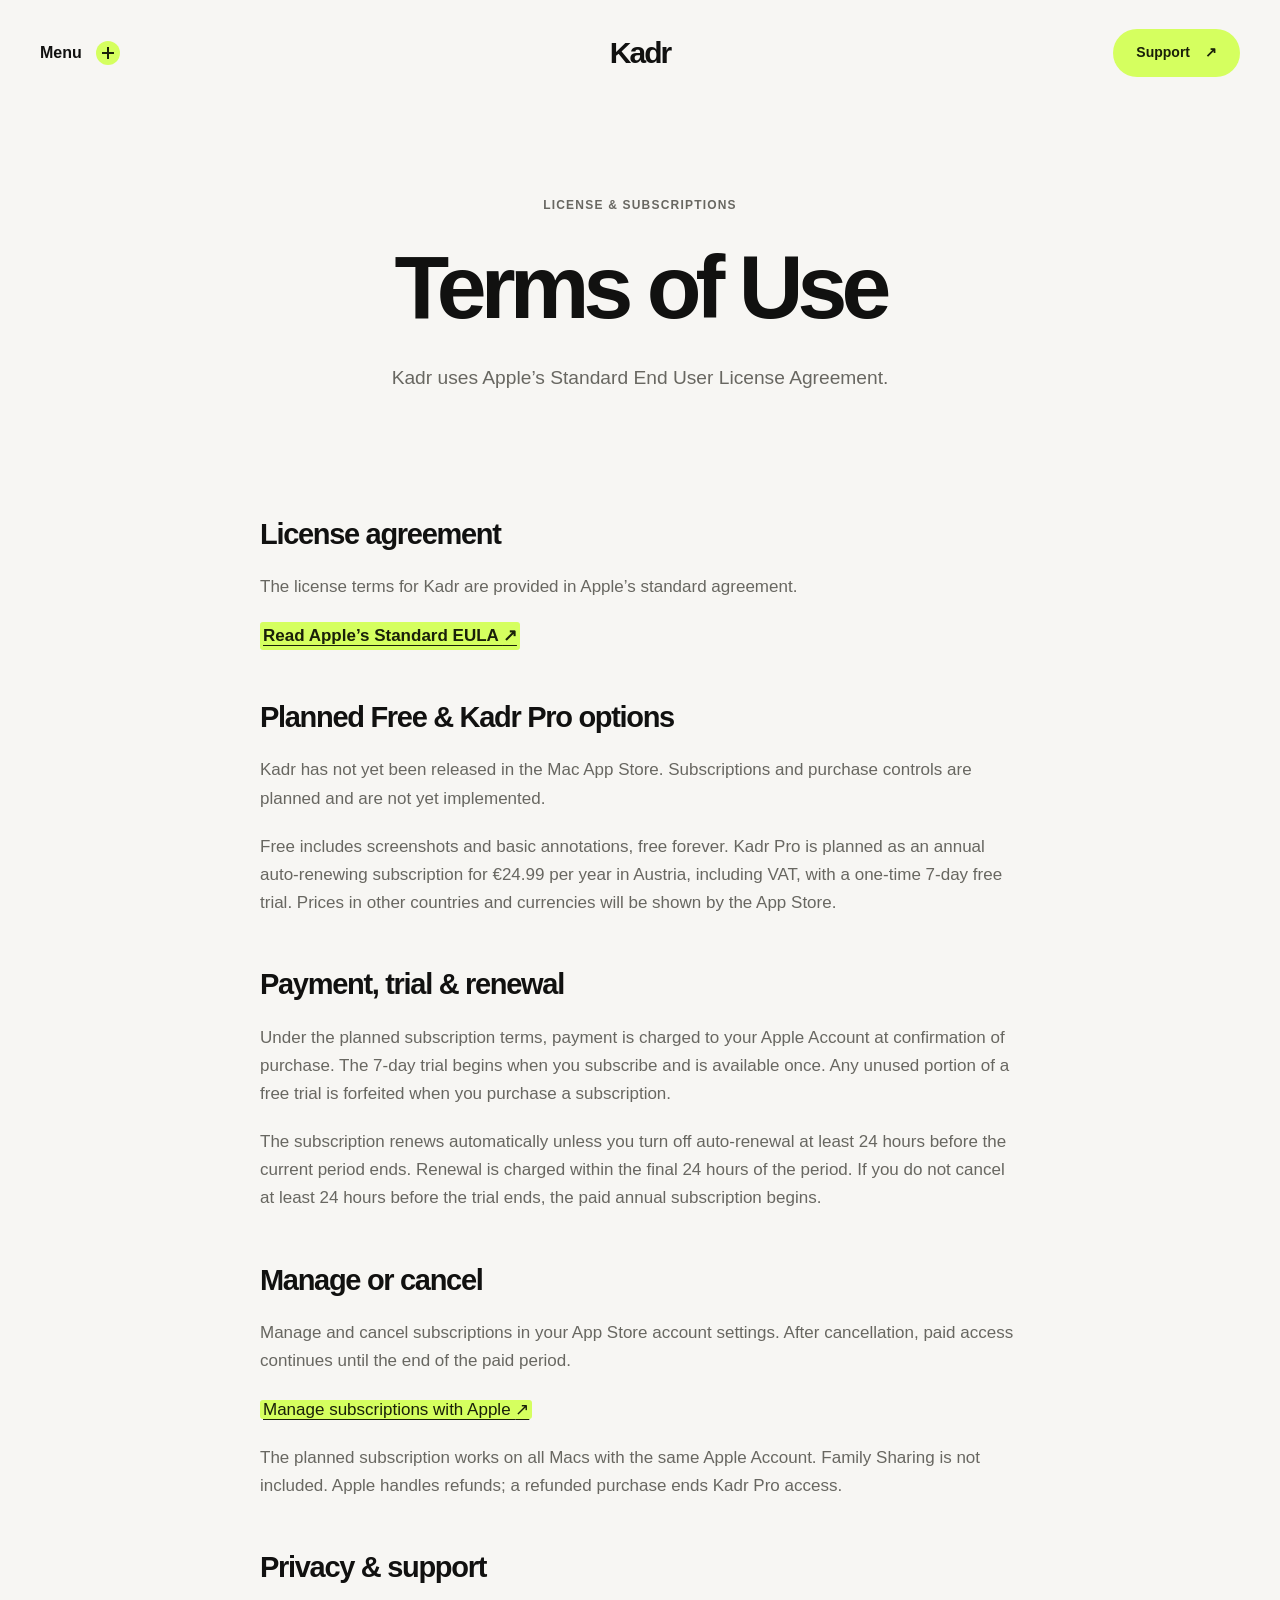
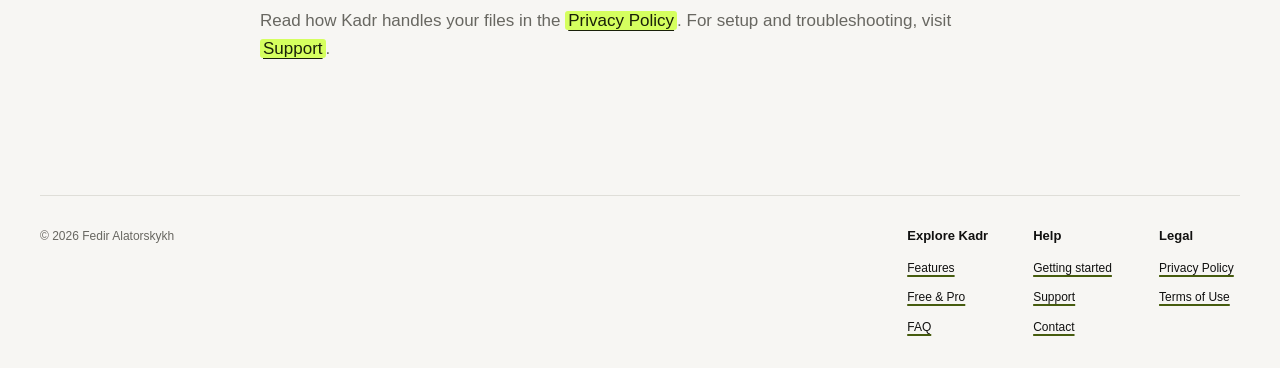
<file: terms/index.html>
<!doctype html>
<html lang="en">
<head>
  <meta charset="utf-8">
  <meta name="viewport" content="width=device-width, initial-scale=1">
  <meta name="color-scheme" content="light dark">
  <meta name="description" content="Kadr uses Apple’s Standard End User License Agreement. Read the planned annual Kadr Pro subscription terms.">
  <title>Terms of Use — Kadr</title>
  <link rel="icon" type="image/png" sizes="1024x1024" href="../kadr-icon-1024.png">
  <link rel="apple-touch-icon" href="../kadr-icon-1024.png">
  <link rel="stylesheet" href="../style.css">
</head>
<body>
  <a class="skip-link" href="#main">Skip to content</a>
  <header class="site-header wrap">
    <details class="site-menu">
      <summary>Menu <span aria-hidden="true"></span></summary>
      <nav aria-label="Main navigation"><a href="../index.html">Overview</a><a href="../support/index.html">Support</a><a href="../privacy/index.html">Privacy Policy</a><a href="../terms/index.html" aria-current="page">Terms of Use</a></nav>
    </details>
    <a class="wordmark" href="../index.html" aria-label="Kadr home">Kadr</a>
    <a class="header-link" href="../support/index.html">Support <span aria-hidden="true">↗</span></a>
  </header>
  <main id="main" class="wrap" tabindex="-1">
    <div class="page-heading"><p class="eyebrow">License &amp; subscriptions</p><h1>Terms of Use</h1><p class="intro">Kadr uses Apple’s Standard End User License Agreement.</p></div>
    <div class="document">
      <section><h2>License agreement</h2><p>The license terms for Kadr are provided in Apple’s standard agreement.</p><p><a class="text-link" href="https://www.apple.com/legal/internet-services/itunes/dev/stdeula/">Read Apple’s Standard EULA <span aria-hidden="true">↗</span></a></p></section>
      <section><h2>Planned Free &amp; Kadr Pro options</h2><p>Kadr has not yet been released in the Mac App Store. Subscriptions and purchase controls are planned and are not yet implemented.</p><p>Free includes screenshots and basic annotations, free forever. Kadr Pro is planned as an annual auto-renewing subscription for €24.99 per year in Austria, including VAT, with a one-time 7-day free trial. Prices in other countries and currencies will be shown by the App Store.</p></section>
      <section><h2>Payment, trial &amp; renewal</h2><p>Under the planned subscription terms, payment is charged to your Apple Account at confirmation of purchase. The 7-day trial begins when you subscribe and is available once. Any unused portion of a free trial is forfeited when you purchase a subscription.</p><p>The subscription renews automatically unless you turn off auto-renewal at least 24 hours before the current period ends. Renewal is charged within the final 24 hours of the period. If you do not cancel at least 24 hours before the trial ends, the paid annual subscription begins.</p></section>
      <section><h2>Manage or cancel</h2><p>Manage and cancel subscriptions in your App Store account settings. After cancellation, paid access continues until the end of the paid period.</p><p><a href="https://apps.apple.com/account/subscriptions">Manage subscriptions with Apple <span aria-hidden="true">↗</span></a></p><p>The planned subscription works on all Macs with the same Apple Account. Family Sharing is not included. Apple handles refunds; a refunded purchase ends Kadr Pro access.</p></section>
      <section><h2>Privacy &amp; support</h2><p>Read how Kadr handles your files in the <a href="../privacy/index.html">Privacy Policy</a>. For setup and troubleshooting, visit <a href="../support/index.html">Support</a>.</p></section>
    </div>
  </main>
  <footer class="site-footer wrap">
    <p>© 2026 Fedir Alatorskykh</p>
    <nav class="footer-links" aria-label="Footer navigation">
      <div><h2>Explore Kadr</h2><a href="../index.html#features-title">Features</a><a href="../index.html#plans-title">Free &amp; Pro</a><a href="../index.html#faq-title">FAQ</a></div>
      <div><h2>Help</h2><a href="../support/index.html#getting-started">Getting started</a><a href="../support/index.html">Support</a><a href="../support/index.html#contact">Contact</a></div>
      <div><h2>Legal</h2><a href="../privacy/index.html">Privacy Policy</a><a href="../terms/index.html">Terms of Use</a></div>
    </nav>
  </footer>
</body>
</html>
</file>
<file: style.css>
/* 60/30/10: warm canvas / graphite surfaces / acid-lime interactions.
   Reserve the lime accent for clickable controls, links, and keyboard focus. */
:root {
  color-scheme: light dark;
  --bg: #f7f6f3;
  --surface: #fff;
  --soft: #eeede9;
  --ink: #111110;
  --muted: #686761;
  --line: #dfded8;
  --accent: #d5ff5f;
  --accent-hover: #c2ef43;
  --action-ink: #192009;
  --graphite: #272925;
  --on-graphite: #f7f6f3;
  --graphite-muted: #bfc2b9;
  --tile: #e8e8e1;
  --tile-ink: #777c70;
  --focus: #465c0e;
  --shadow: 0 18px 44px #28251d09;
}
* { box-sizing: border-box; }
html { scroll-padding-top: 32px; }
body { margin: 0; background: var(--bg); color: var(--ink); font-family: -apple-system, BlinkMacSystemFont, "Segoe UI", sans-serif; font-size: 17px; line-height: 1.65; -webkit-font-smoothing: antialiased; }
a { color: inherit; text-underline-offset: .25em; }
a:hover { text-decoration-thickness: 2px; }
.document a, .text-link, .feature-grid a, .fine-print a { background: var(--accent); color: var(--action-ink); text-decoration: underline; text-decoration-thickness: 1px; border-radius: 3px; padding-inline: 3px; box-decoration-break: clone; -webkit-box-decoration-break: clone; }
.document a:hover, .text-link:hover, .feature-grid a:hover, .fine-print a:hover { background: var(--accent-hover); }
a:focus-visible, summary:focus-visible { outline: 3px solid var(--focus); outline-offset: 6px; border-radius: 5px; }
.wrap { width: min(1320px, calc(100% - 80px)); margin-inline: auto; }
.site-header { min-height: 106px; display: grid; grid-template-columns: 1fr auto 1fr; align-items: center; position: relative; z-index: 3; }
.wordmark { display: inline-flex; align-items: center; gap: 7px; color: var(--ink); font-size: 30px; font-weight: 750; letter-spacing: -.065em; text-decoration: none; }
.header-link { justify-self: end; display: inline-flex; align-items: center; gap: 15px; background: var(--accent); color: var(--action-ink); border-radius: 100px; padding: 12px 23px; font-size: 14px; font-weight: 600; text-decoration: none; }
.header-link:hover, .button:hover { background: var(--accent-hover); }
.site-menu { position: relative; justify-self: start; border: 0; }
.site-menu summary { display: flex; align-items: center; gap: 14px; padding: 12px 0; font-size: 16px; font-weight: 550; list-style: none; }
.site-menu summary::-webkit-details-marker { display: none; }
.site-menu summary span { position: relative; width: 24px; height: 24px; flex-shrink: 0; border-radius: 50%; background: var(--accent); color: var(--action-ink); transition: transform .2s; }
.site-menu summary span::before, .site-menu summary span::after { content: ""; position: absolute; top: 50%; left: 50%; width: 12px; height: 2px; background: currentColor; transform: translate(-50%, -50%); }
.site-menu summary span::after { transform: translate(-50%, -50%) rotate(90deg); }
.site-menu[open] summary span { transform: rotate(45deg); }
.site-menu nav { position: absolute; top: 58px; left: 0; display: grid; gap: 4px; width: 230px; padding: 12px; border: 1px solid var(--line); border-radius: 20px; background: var(--surface); box-shadow: var(--shadow); }
.site-menu nav a { padding: 10px 15px; font-size: 15px; text-decoration: none; border-radius: 10px; }
.site-menu nav a[aria-current] { background: var(--soft); }
.site-menu nav a:hover { background: var(--accent); color: var(--action-ink); }
.skip-link { position: absolute; top: -100px; left: 20px; background: var(--surface); padding: 12px 20px; z-index: 5; }
.skip-link:focus { top: 12px; }
h1, h2, h3, p { margin-top: 0; }
h1, h2, h3 { line-height: 1.06; letter-spacing: -.065em; text-wrap: balance; }
h1 { font-size: clamp(48px, 7.5vw, 108px); font-weight: 740; margin-bottom: 28px; }
h2 { font-size: clamp(36px, 4.6vw, 64px); font-weight: 650; margin-bottom: 24px; }
h3 { font-size: 25px; font-weight: 600; letter-spacing: -.04em; margin-bottom: 16px; }
p { margin-bottom: 1.2em; }
.eyebrow { color: var(--muted); font-weight: 550; font-size: 12px; text-transform: uppercase; letter-spacing: .1em; margin-bottom: 24px; }
.hero { min-height: 700px; position: relative; display: grid; align-items: center; text-align: center; padding: 80px 0; isolation: isolate; }
.hero-content { position: relative; z-index: 1; width: 100%; max-width: 1000px; margin-inline: auto; }
.hero h1 span { white-space: nowrap; }
.intro { max-width: 590px; font-size: clamp(17px, 1.5vw, 20px); color: var(--muted); line-height: 1.6; }
.hero .intro { margin: 0 auto 26px; max-width: 570px; }
kbd { font: inherit; white-space: nowrap; }
.button { display: inline-flex; align-items: center; gap: 25px; background: var(--accent); color: var(--action-ink); border-radius: 100px; padding: 17px 28px; font-size: 15px; font-weight: 600; text-decoration: none; }
.release-note { display: flex; justify-content: center; align-items: center; gap: 8px; color: var(--muted); font-size: 12px; margin: 22px 0 6px; }
.status-dot { flex: 0 0 5px; height: 5px; border-radius: 50%; background: currentColor; }
.requirements { color: var(--muted); font-size: 11px; margin-bottom: 0; }
/* Decorative feature tiles: typography and CSS shapes, not application UI. */
.orbit { position: absolute; inset: 0 -15px; pointer-events: none; z-index: 0; }
.orbit-card { position: absolute; display: flex; flex-direction: column; align-items: center; justify-content: center; gap: 10px; width: 100px; height: 112px; border-radius: 23px; box-shadow: 0 8px 25px #28251d08; font-size: 34px; line-height: 1; }
.orbit-card small { font-size: 8px; letter-spacing: .02em; }
.orbit-capture { left: 2%; top: 13%; transform: rotate(-22deg); background: var(--tile); color: var(--tile-ink); }
.capture-glyph { width: 38px; height: 30px; border: 2px dashed currentColor; border-radius: 5px; }
.orbit-text { left: 23%; top: 0; transform: rotate(17deg); background: var(--tile); color: var(--tile-ink); opacity: .65; }
.orbit-text > span { font-family: Georgia, serif; font-size: 46px; }
.orbit-pdf { right: 4%; top: 10%; transform: rotate(19deg); background: var(--tile); color: var(--tile-ink); }
.orbit-pdf > span, .orbit-mp4 > span { font-size: 27px; font-weight: 650; letter-spacing: -.05em; }
.orbit-arrow { left: 0; top: 52%; width: 74px; height: 82px; transform: rotate(13deg); background: var(--tile); color: var(--tile-ink); }
.orbit-arrow > span { font-size: 55px; }
.orbit-video { right: 0; top: 54%; transform: rotate(-16deg); background: var(--tile); color: var(--tile-ink); }
.record-glyph { width: 30px; height: 30px; background: currentColor; border-radius: 50%; box-shadow: 0 0 0 5px #ffffff70; }
.orbit-colors { left: 15%; bottom: 6%; width: 91px; height: 95px; flex-direction: row; gap: 0; transform: rotate(-25deg); background: var(--tile); }
.orbit-colors i { width: 16px; height: 40px; border-radius: 20px; background: #797e73; transform: rotate(23deg); margin: -1px; }
.orbit-colors i:nth-child(2) { background: #a3a79e; }
.orbit-colors i:nth-child(3) { background: #c1c4bc; }
.orbit-colors i:nth-child(4) { background: #8e9387; }
.orbit-keys { right: 22%; top: 0; width: 86px; height: 88px; transform: rotate(-12deg); background: var(--tile); color: var(--tile-ink); opacity: .55; }
.orbit-keys > span { font-size: 25px; }
.orbit-mp4 { right: 13%; bottom: 5%; transform: rotate(22deg); background: var(--tile); color: var(--tile-ink); }
.section { padding-top: 110px; }
.section-heading { max-width: 800px; text-align: center; margin: 0 auto 55px; }
.section-heading > p:last-child { color: var(--muted); }
.feature-grid { display: grid; grid-template-columns: repeat(3, 1fr); gap: 22px; }
.feature-grid article { border-radius: 26px; padding: 34px; background: var(--graphite); color: var(--on-graphite); --focus: var(--accent); }
.feature-number { display: block; color: var(--graphite-muted); font-size: 13px; margin-bottom: 55px; }
.feature-grid p { color: var(--graphite-muted); font-size: 15px; }
.feature-grid a { font-size: 14px; }
.plans { display: grid; grid-template-columns: 1fr 1fr; gap: 24px; max-width: 980px; margin-inline: auto; }
.plan { padding: 42px; border: 1px solid var(--line); border-radius: 30px; background: var(--surface); }
.plan.pro { border-color: var(--graphite); background: var(--graphite); color: var(--on-graphite); --muted: var(--graphite-muted); --line: #4a4e43; }
.plan h3 { font-size: 28px; }
.price { font-size: 64px; line-height: 1.15; letter-spacing: -.065em; font-weight: 650; margin: 32px 0 20px; }
.price span { display: block; color: var(--muted); font-size: 14px; font-weight: 400; letter-spacing: 0; margin-top: 8px; }
.plan > p:not(.price) { font-size: 15px; }
.plan-status { border: 1px solid var(--line); border-radius: 16px; padding: 15px 18px; color: var(--muted); line-height: 1.5; }
.pro .plan-status { background: transparent; border-color: var(--line); color: var(--graphite-muted); }
.plan-status span { font-size: 12px; }
.plan ul { padding-left: 20px; font-size: 15px; margin-bottom: 0; }
li { margin-bottom: 10px; padding-left: 4px; }
.list-label { margin-bottom: 8px; }
.fine-print { max-width: 920px; color: var(--muted); font-size: 12px; margin: 28px auto 0; }
.closing { text-align: center; margin: 120px 0 90px; padding: 60px 0; }
.closing h2 { max-width: 800px; margin-inline: auto; font-size: clamp(44px, 6vw, 80px); }
.closing p { max-width: 620px; margin-inline: auto; color: var(--muted); }
.text-link { display: inline-block; font-weight: 600; }
.site-footer { border-top: 1px solid var(--line); padding-block: 30px; display: flex; justify-content: space-between; gap: 20px; align-items: baseline; }
.site-footer p { font-size: 12px; color: var(--muted); margin: 0; }
.site-footer nav { display: flex; flex-wrap: wrap; gap: 25px; }
.site-footer nav a { font-size: 12px; color: var(--ink); text-decoration: underline; text-decoration-color: var(--focus); text-decoration-thickness: 2px; }
.site-footer nav a:hover { background: var(--accent); color: var(--action-ink); }
.page-heading { padding: 90px 0 50px; text-align: center; }
.page-heading h1 { font-size: clamp(48px, 7vw, 90px); }
.page-heading .intro { margin-inline: auto; }
.document { max-width: 760px; margin-inline: auto; padding-bottom: 90px; }
.document section { margin-block: 42px; }
.document h2 { font-size: 29px; letter-spacing: -.045em; padding-top: 10px; }
.document p, .document li { color: var(--muted); }
.document ol, .document ul { padding-left: 24px; }
.note { padding: 25px 30px; background: var(--soft); border-radius: 22px; color: var(--muted); font-size: 15px; }
.note p:last-child { margin-bottom: 0; }
.note h2 { padding-top: 0; }
.document details { border-bottom: 1px solid var(--line); }
.document summary { text-decoration: underline; text-decoration-color: var(--focus); text-underline-offset: .3em; }
.document summary:hover { color: var(--ink); background: var(--soft); }
summary { cursor: pointer; padding: 21px 0; font-weight: 550; line-height: 1.5; }
.document details p { margin: 0 0 22px; font-size: 16px; }
code { overflow-wrap: anywhere; font-size: .86em; }
@media (prefers-color-scheme: dark) {
  :root { --bg: #171716; --surface: #20201f; --soft: #282826; --ink: #f4f3ef; --muted: #b2b1aa; --line: #3b3b37; --focus: #d5ff5f; --graphite: #2e3228; --tile: #30332c; --tile-ink: #909787; --shadow: 0 18px 44px #0003; }
}
@media (max-width: 1000px) {
  .wrap { width: calc(100% - 48px); }
  .hero { min-height: 660px; padding: 100px 0 85px; }
  .orbit-card { scale: .8; }
  .orbit-capture { left: 0; top: 1%; }
  .orbit-pdf { right: 0; top: 0; }
  .orbit-text { left: 26%; top: -2%; }
  .orbit-keys { right: 24%; top: -2%; }
  .orbit-arrow, .orbit-video { display: none; }
  .orbit-colors { left: 1%; bottom: 1%; }
  .orbit-mp4 { right: 1%; bottom: 1%; }
  .feature-grid { grid-template-columns: repeat(2, 1fr); }
  .feature-grid article { padding: 28px; }
  .plan { padding: 32px; }
}
@media (max-width: 600px) {
  .wrap { width: calc(100% - 36px); }
  .site-header { min-height: 90px; }
  .wordmark { font-size: 25px; gap: 2px; }
  .header-link { font-size: 12px; padding: 10px 15px; }
  .header-link > span { display: none; }
  .site-menu summary { font-size: 14px; gap: 8px; }
  .site-menu nav { top: 52px; }
  .hero { min-height: auto; padding: 135px 0 95px; }
  .hero .eyebrow { font-size: 9px; letter-spacing: .06em; margin-bottom: 20px; }
  h1 { font-size: clamp(38px, 8.9vw, 54px); letter-spacing: -.065em; margin-bottom: 24px; }
  .hero .intro { max-width: 340px; font-size: 16px; }
  .orbit { inset-inline: 0; }
  .orbit-card { scale: .62; transform-origin: center; }
  .orbit-capture { left: -15px; top: -12px; }
  .orbit-pdf { right: -15px; top: -12px; }
  .orbit-text { left: calc(50% - 50px); top: -40px; }
  .orbit-keys, .orbit-colors, .orbit-mp4 { display: none; }
  .release-note { font-size: 10px; }
  .requirements { font-size: 9px; }
  .section { padding-top: 60px; }
  .section-heading { margin-bottom: 30px; }
  .feature-grid, .plans { grid-template-columns: 1fr; gap: 16px; }
  .feature-number { margin-bottom: 32px; }
  .plan { padding: 28px; }
  .price { font-size: 56px; }
  .closing { margin: 60px 0 40px; padding: 40px 0; }
  .site-footer { flex-direction: column; gap: 15px; }
  .site-footer nav { gap: 20px; }
  .page-heading { padding: 55px 0 20px; }
  .page-heading h1 { font-size: clamp(38px, 10vw, 60px); }
  .note { padding: 22px; }
}
/* Page flow: orient, explore, compare, answer questions, and repeat the main action. */
.action-row { display: flex; flex-wrap: wrap; justify-content: center; align-items: center; gap: 14px; margin: 28px 0 0; }
.button-secondary { background: transparent; color: var(--ink); border: 1px solid var(--line); }
.button-secondary:hover { background: var(--soft); }
.section-nav { display: flex; flex-wrap: wrap; justify-content: center; align-items: center; gap: 8px 34px; border-block: 1px solid var(--line); padding: 14px 0; }
.section-nav a { display: inline-flex; align-items: center; min-height: 44px; font-size: 14px; text-decoration-color: var(--focus); text-decoration-thickness: 2px; }
.section-nav a:hover { background: var(--accent); color: var(--action-ink); }
.feature-grid article { display: flex; flex-direction: column; }
.feature-grid a { align-self: flex-start; margin-top: auto; background: transparent; color: var(--accent); padding-inline: 0; }
.feature-grid a:hover { background: transparent; text-decoration-thickness: 2px; }
.privacy-story { display: grid; grid-template-columns: 1fr 1fr; align-items: center; gap: 100px; max-width: 1080px; margin-inline: auto; }
.privacy-story > div > p:not(.eyebrow) { color: var(--muted); max-width: 500px; }
.privacy-facts { margin: 0; }
.privacy-facts > div { border-bottom: 1px solid var(--line); padding: 24px 0; }
.privacy-facts dt { font-size: 21px; font-weight: 600; letter-spacing: -.03em; margin-bottom: 8px; }
.privacy-facts dd { margin: 0; color: var(--muted); font-size: 15px; }
.section-action { text-align: center; margin-top: 55px; }
.plan { display: flex; flex-direction: column; }
.plan-link { align-self: flex-start; margin-top: auto; padding-top: 28px; font-size: 14px; font-weight: 550; text-decoration-color: var(--focus); }
.pro .plan-link { color: var(--accent); }
.home-faq { max-width: 900px; margin-inline: auto; }
.home-faq .document { padding-bottom: 0; }
.faq-support { margin-top: 26px; text-align: center; font-size: 15px; color: var(--muted); }
.closing-status { font-size: 12px; margin-top: 24px; }
.site-footer .footer-links { display: grid; grid-template-columns: repeat(3, 1fr); gap: 45px; }
.footer-links > div { display: flex; flex-direction: column; align-items: flex-start; gap: 10px; }
.footer-links h2 { font-size: 13px; line-height: 1.5; letter-spacing: 0; font-weight: 600; margin-bottom: 3px; }
.support-topics { margin-bottom: 35px; gap: 8px 24px; }
.document details:target { outline: 2px solid var(--focus); outline-offset: 6px; border-radius: 5px; }
@media (max-width: 800px) {
  .privacy-story { gap: 35px; }
  .site-footer { flex-direction: column; }
  .site-footer .footer-links { width: 100%; gap: 20px; }
}
@media (max-width: 600px) {
  .action-row { gap: 12px; }
  .action-row .button { justify-content: center; width: 100%; max-width: 330px; }
  .section-nav { gap: 2px 24px; }
  .section-nav a { font-size: 13px; }
  .privacy-story { grid-template-columns: 1fr; gap: 10px; }
  .privacy-story h2 { font-size: 42px; }
  .section-action { margin-top: 36px; }
}

@media (prefers-reduced-motion: reduce) {
  .site-menu summary span { transition: none; }
}
</file>
